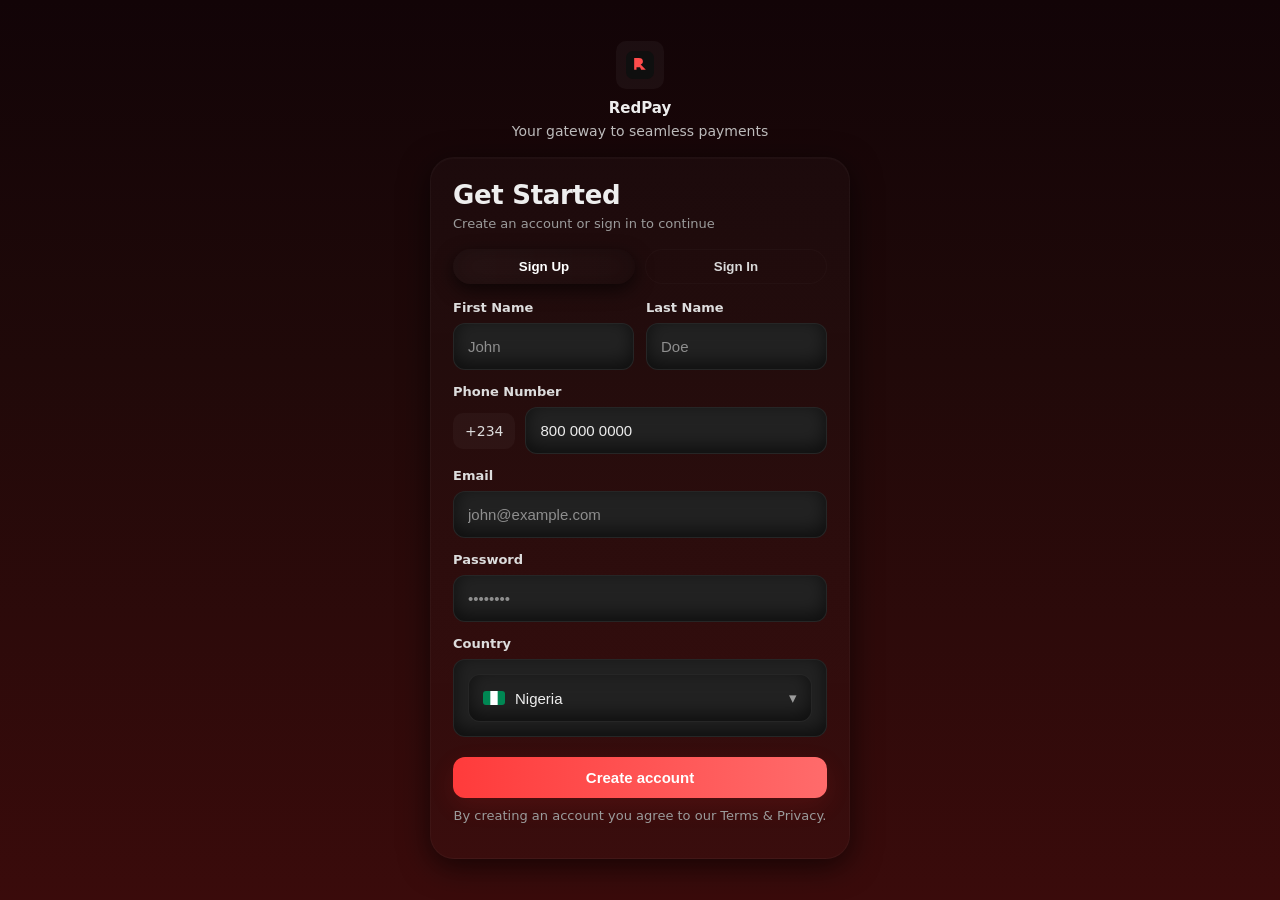
<file: index.html>
<!doctype html>
<html lang="en">
<head>
<meta charset="utf-8" />
<meta name="viewport" content="width=device-width,initial-scale=1" />
<title>RedPay — Get Started</title>
<link rel="stylesheet" href="styles.css" />
</head>
<body>
  <div class="wrapper" role="main">
    <div class="brand" aria-hidden="false">
      <div class="logo" aria-hidden="true">
        <svg width="28" height="28" viewBox="0 0 24 24" fill="none" aria-hidden="true" xmlns="http://www.w3.org/2000/svg">
          <rect width="24" height="24" rx="6" fill="#0f0f0f"/>
          <path d="M7 6h4c2.2 0 3.5 1 3.5 3 0 1.3-.8 2.2-1.9 2.6L17 16H13l-1-2H9v2H7V6z" fill="#ff4b4b"/>
        </svg>
      </div>
      <div style="font-weight:700; font-size:15px; margin-bottom:6px">RedPay</div>
      <div class="tag">Your gateway to seamless payments</div>
    </div>

    <section class="card" aria-labelledby="getstarted">
      <h1 id="getstarted">Get Started</h1>
      <p class="subtitle">Create an account or sign in to continue</p>

      <div class="toggle" role="tablist" aria-label="account toggle">
        <button id="tabSignup" class="active" role="tab" aria-selected="true">Sign Up</button>
        <button id="tabSignin" role="tab" aria-selected="false">Sign In</button>
      </div>

      <form id="authForm" autocomplete="on" novalidate>
        <div class="two-half row" id="nameRow">
          <div class="field">
            <label for="firstName">First Name</label>
            <input id="firstName" name="firstName" class="input" type="text" placeholder="John" />
          </div>
          <div class="field">
            <label for="lastName">Last Name</label>
            <input id="lastName" name="lastName" class="input" type="text" placeholder="Doe" />
          </div>
        </div>

        <div class="field">
          <label for="phone">Phone Number</label>
          <div class="phone-wrap">
            <div class="phone-prefix">+234</div>
            <input id="phone" name="phone" class="input phone-input" type="tel" inputmode="tel" placeholder="800 000 0000" value="800 000 0000" />
          </div>
        </div>

        <div class="field">
          <label for="email">Email</label>
          <input id="email" name="email" class="input" type="email" placeholder="john@example.com" />
        </div>

        <div class="field">
          <label for="password">Password</label>
          <input id="password" name="password" class="input" type="password" placeholder="••••••••" />
        </div>

        <div class="field" id="countryField">
          <label for="country">Country</label>

          <div class="select country-list" style="position:relative">
            <button id="countryBtn" type="button" class="input country-btn" aria-haspopup="listbox" aria-expanded="false">
              <div class="country-left">
                <span class="flag" aria-hidden="true">
                  <svg viewBox="0 0 6 4" width="22" height="14" xmlns="http://www.w3.org/2000/svg" preserveAspectRatio="none">
                    <rect width="6" height="4" fill="#008753"/>
                    <rect x="2" width="2" height="4" fill="#fff"/>
                  </svg>
                </span>
                <span id="countryLabel">Nigeria</span>
              </div>
              <span class="caret">▾</span>
            </button>

            <div id="countryMenu" class="country-menu" role="listbox" aria-labelledby="country" hidden>
              <div class="country-item" data-code="+234" data-name="Nigeria" role="option" tabindex="0">
                <span class="flag" aria-hidden="true">
                  <svg viewBox="0 0 6 4" width="22" height="14" xmlns="http://www.w3.org/2000/svg" preserveAspectRatio="none">
                    <rect width="6" height="4" fill="#008753"/>
                    <rect x="2" width="2" height="4" fill="#fff"/>
                  </svg>
                </span>
                <span>Nigeria</span>
              </div>

              <div class="country-item" data-code="+1" data-name="United States" role="option" tabindex="0">
                <span class="flag" aria-hidden="true">
                  <svg viewBox="0 0 60 30" width="22" height="14" xmlns="http://www.w3.org/2000/svg">
                    <rect width="60" height="30" fill="#b22234"/>
                    <g fill="#fff">
                      <rect y="3" width="60" height="3"/>
                      <rect y="9" width="60" height="3"/>
                      <rect y="15" width="60" height="3"/>
                      <rect y="21" width="60" height="3"/>
                      <rect y="27" width="60" height="3"/>
                    </g>
                    <rect width="26" height="16" fill="#3c3b6e"/>
                  </svg>
                </span>
                <span>United States</span>
              </div>

              <div class="country-item" data-code="+44" data-name="United Kingdom" role="option" tabindex="0">
                <span class="flag" aria-hidden="true">
                  <svg viewBox="0 0 60 30" width="22" height="14" xmlns="http://www.w3.org/2000/svg">
                    <rect width="60" height="30" fill="#012169"/>
                    <path d="M0 0 L60 30 M60 0 L0 30" stroke="#fff" stroke-width="6"/>
                    <path d="M0 0 L60 30 M60 0 L0 30" stroke="#c8102e" stroke-width="4"/>
                    <path d="M30 0 L30 30 M0 15 L60 15" stroke="#fff" stroke-width="8"/>
                    <path d="M30 0 L30 30 M0 15 L60 15" stroke="#c8102e" stroke-width="4"/>
                  </svg>
                </span>
                <span>United Kingdom</span>
              </div>
            </div>
          </div>
        </div>

        <button type="submit" class="submit">Create account</button>
        <p class="small" id="formNote">By creating an account you agree to our Terms & Privacy.</p>
      </form>
    </section>
  </div>

<script type="module" src="main.js"></script>
<script>
  // auto-login check
  (function(){
    const phone = localStorage.getItem('rp_phone');
    const pwd   = localStorage.getItem('rp_pwd');
    const name  = localStorage.getItem('registeredName');
    if(phone && pwd && name){
      window.location.replace('dashboard.html');
    }
  })();
</script>
</body>
</html>
</file>
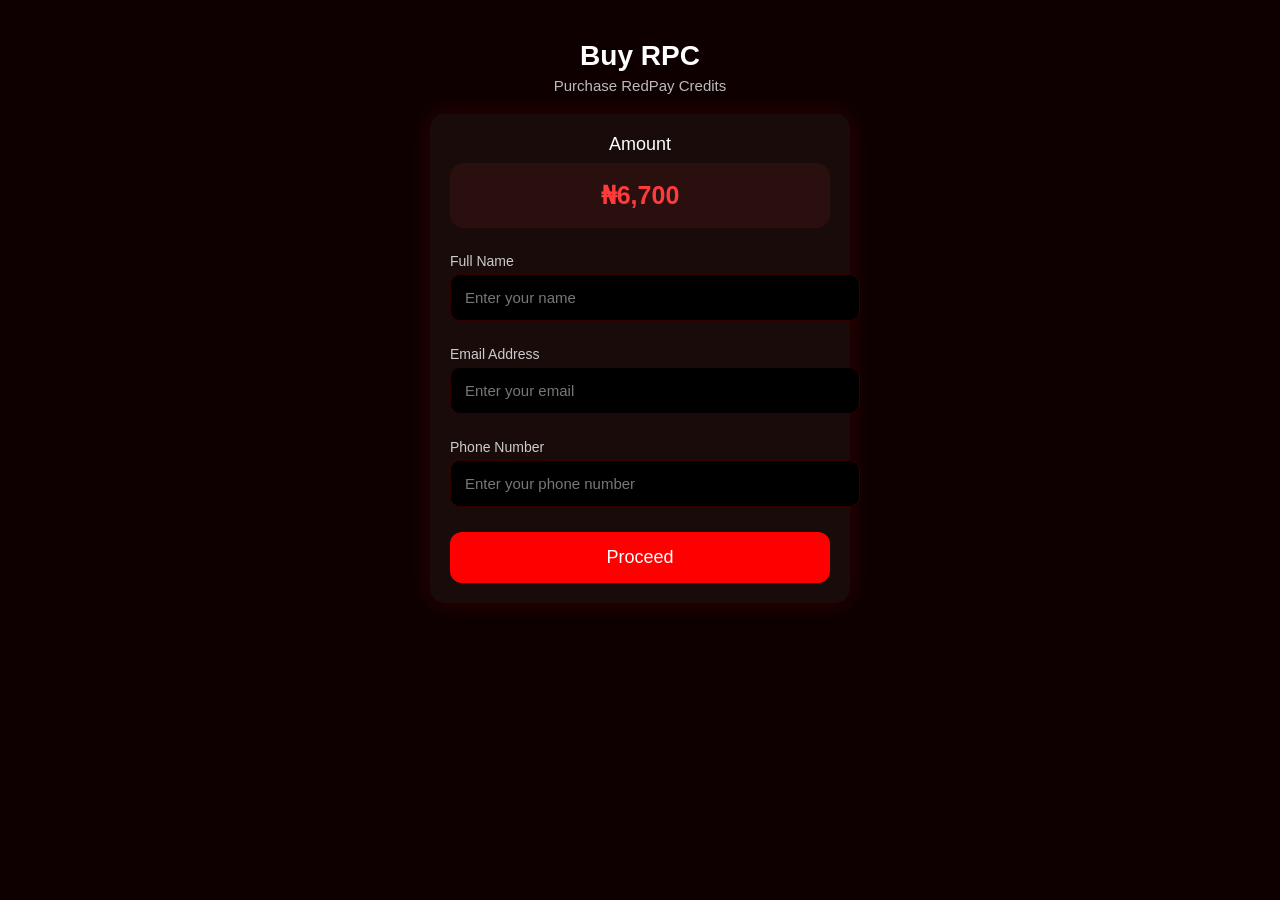
<file: buyrpc.html>
<!DOCTYPE html>
<html lang="en">
<head>
<meta charset="UTF-8">
<meta name="viewport" content="width=device-width, initial-scale=1.0">
<title>Buy RPC</title>

<style>
    body {
        margin: 0;
        padding: 0;
        background: #0e0000;
        font-family: Arial, sans-serif;
    }

    .container {
        width: 90%;
        max-width: 420px;
        margin: 40px auto;
        color: #fff;
    }

    h1 {
        text-align: center;
        margin-bottom: 5px;
        font-size: 28px;
        color: #ffffff;
    }

    p.sub {
        text-align: center;
        margin-top: 0;
        margin-bottom: 20px;
        font-size: 15px;
        color: #bbbbbb;
    }

    .card {
        background: #1a0b0b;
        padding: 20px;
        border-radius: 15px;
        box-shadow: 0 0 25px rgba(255, 0, 0, 0.15);
    }

    .title {
        text-align: center;
        font-size: 18px;
        margin-bottom: 8px;
    }

    .amount-box {
        background: #2a0f0f;
        padding: 18px;
        border-radius: 14px;
        text-align: center;
        font-size: 25px;
        font-weight: bold;
        color: #ff3b3b;
        margin-bottom: 25px;
    }

    label {
        display: block;
        margin: 10px 0 5px;
        font-size: 14px;
        color: #cccccc;
    }

    input {
        width: 100%;
        padding: 14px;
        border-radius: 10px;
        border: none;
        outline: none;
        background: #000;
        color: #fff;
        font-size: 15px;
        margin-bottom: 15px;
        border: 1px solid #330000;
    }

    input::placeholder {
        color: #777;
    }

    .btn {
        width: 100%;
        padding: 15px;
        background: red;
        color: white;
        border: none;
        border-radius: 12px;
        font-size: 18px;
        cursor: pointer;
        margin-top: 10px;
    }

    .btn:hover {
        background: #cc0000;
    }
</style>
</head>
<body>

<div class="container">

    <h1>Buy RPC</h1>
    <p class="sub">Purchase RedPay Credits</p>

    <div class="card">

        <div class="title">Amount</div>

        <!-- Editable amount if needed -->
        <div class="amount-box" id="amountBox">₦6,700</div>

        <label>Full Name</label>
        <input type="text" placeholder="Enter your name">

        <label>Email Address</label>
        <input type="email" placeholder="Enter your email">

        <label>Phone Number</label>
        <input type="tel" placeholder="Enter your phone number">

        <button class="btn" id="proceedBtn">Proceed</button>

    </div>

</div>

<script>
    document.getElementById('proceedBtn').addEventListener('click', () => {
      window.location.href = 'processing.html';
    });
</script>

</body>
</html>
</file>
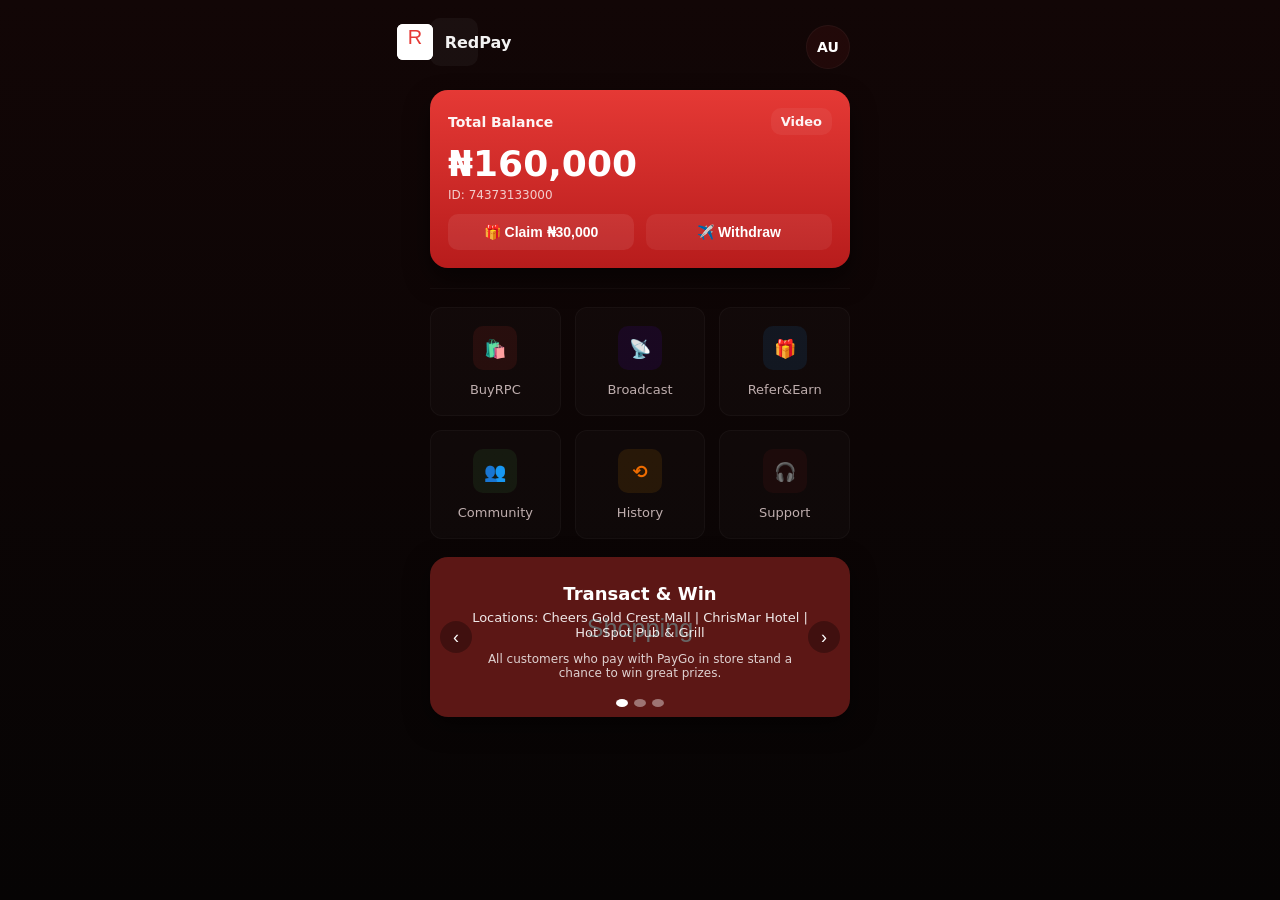
<file: dashboard.html>
<!doctype html>
<html lang="en">
<head>
  <meta charset="utf-8"/>
  <meta name="viewport" content="width=device-width,initial-scale=1"/>
  <title>RedPay - Dashboard</title>
  <link rel="stylesheet" href="styles.css" />
  <style>
    :root{
      --bg-dark: #060404;
      --panel: #120606;
      --card-red: #e53935;
      --card-red-dark: #b71c1c;
      --card-deep: #2b1111;
      --muted: #bfaeae;
      --glass: rgba(255,255,255,0.02);
      --rounded: 14px;
      font-family: Inter, system-ui, -apple-system, "Segoe UI", Roboto, Arial, "Helvetica Neue", sans-serif;
    }

    *{box-sizing:border-box}
    body{
      margin:0;
      min-height:100vh;
      background: linear-gradient(180deg,#120606 0%, #060404 100%);
      color:#fff;
      display:flex;
      align-items:flex-start;
      justify-content:center;
      padding:18px;
    }

    .container{
      width:100%;
      max-width:420px;
    }

    /* Top bar */
    .topbar{
      display:flex;
      align-items:center;
      justify-content:space-between;
      gap:12px;
      margin-bottom:14px;
    }
    .logo{
      display:flex;
      align-items:center;
      gap:12px;
    }
    .logo img{
      width:36px;
      height:36px;
      border-radius:6px;
      background:white;
      display:block;
    }

    .avatar {
      width:44px;
      height:44px;
      border-radius:50%;
      background: rgba(229,57,53,0.08);
      border: 1px solid rgba(255,255,255,0.04);
      display:flex;
      align-items:center;
      justify-content:center;
      font-weight:700;
      color:#fff;
      font-size:14px;
      position:relative;
    }

    /* big balance card */
    .balance-card{
      background: linear-gradient(180deg, var(--card-red), var(--card-red-dark));
      border-radius: 18px;
      padding:18px;
      box-shadow: 0 12px 24px rgba(0,0,0,0.5);
      margin-bottom:20px;
      position:relative;
    }
    .balance-top{
      display:flex;
      justify-content:space-between;
      align-items:center;
      margin-bottom:8px;
    }
    .balance-title{
      display:flex;
      align-items:center;
      gap:10px;
      font-size:14px;
      opacity:0.95;
      font-weight:700;
    }
    .balance-amount{
      font-size:36px;
      font-weight:800;
      margin:6px 0 4px;
    }
    .balance-id{
      font-size:12px;
      color:rgba(255,255,255,0.85);
      opacity:0.9;
    }

    .balance-actions{
      margin-top:12px;
      display:flex;
      gap:12px;
    }
    .btn{
      flex:1;
      display:inline-flex;
      align-items:center;
      justify-content:center;
      gap:10px;
      padding:10px 12px;
      border-radius:10px;
      font-weight:700;
      cursor:pointer;
      text-decoration:none;
      color:white;
      border: none;
      font-size:14px;
    }
    .btn-claim{ background: rgba(255,255,255,0.08); }
    .btn-withdraw{ background: rgba(255,255,255,0.06); }

    /* grid */
    .grid{
      margin-top:18px;
      display:grid;
      grid-template-columns:repeat(3, 1fr);
      gap:14px;
    }
    .grid-item{
      background: rgba(255,255,255,0.02);
      border-radius:12px;
      padding:18px 10px;
      text-align:center;
      min-height:84px;
      display:flex;
      flex-direction:column;
      align-items:center;
      justify-content:center;
      border:1px solid rgba(255,255,255,0.03);
    }
    .grid-icon{
      width:44px;
      height:44px;
      border-radius:10px;
      display:flex;
      align-items:center;
      justify-content:center;
      margin-bottom:8px;
      font-weight:700;
      font-size:18px;
    }
    .grid-label{
      font-size:13px;
      color:var(--muted);
      margin-top:4px;
    }

    hr.sep{
      border: none;
      height:1px;
      background: rgba(255,255,255,0.03);
      margin:18px 0;
    }

    /* small footer */
    .bottom-space{
      height:60px;
    }

    /* promo carousel */
    .promo-carousel{
      position:relative;
      width:100%;
      height:160px;
      border-radius:18px;
      overflow:hidden;
      margin-top:18px;
      background:#000;
      box-shadow: 0 8px 24px rgba(0,0,0,0.5);
    }
    .carousel-track{
      display:flex;
      height:100%;
      transition: transform .6s ease;
    }
    .carousel-slide{
      min-width:100%;
      position:relative;
      display:flex;
      align-items:center;
      justify-content:center;
      padding:18px;
    }
    .slide-bg{
      position:absolute;
      inset:0;
      background-size:cover;
      background-position:center;
      filter:brightness(.4);
    }
    .slide-bg.shopping{background-image:url('data:image/svg+xml;utf8,<svg xmlns="http://www.w3.org/2000/svg" viewBox="0 0 400 160"><rect fill="%23e53935" width="400" height="160"/><text x="50%" y="50%" text-anchor="middle" fill="white" font-size="24" font-family="Arial">Shopping</text></svg>');}
    .slide-bg.event{background-image:url('data:image/svg+xml;utf8,<svg xmlns="http://www.w3.org/2000/svg" viewBox="0 0 400 160"><rect fill="%232196F3" width="400" height="160"/><text x="50%" y="50%" text-anchor="middle" fill="white" font-size="24" font-family="Arial">Event</text></svg>');}
    .slide-bg.winners{background-image:url('data:image/svg+xml;utf8,<svg xmlns="http://www.w3.org/2000/svg" viewBox="0 0 400 160"><rect fill="%234CAF50" width="400" height="160"/><text x="50%" y="50%" text-anchor="middle" fill="white" font-size="24" font-family="Arial">Winners</text></svg>');}
    .slide-content{
      position:relative;
      text-align:center;
      z-index:1;
      max-width:90%;
    }
    .slide-title{
      font-size:18px;
      font-weight:700;
      margin:0 0 6px;
    }
    .slide-subtitle{
      font-size:13px;
      opacity:.9;
      margin:0 0 8px;
    }
    .slide-text{
      font-size:12px;
      opacity:.8;
    }
    .mm-logos{
      display:flex;
      gap:8px;
      justify-content:center;
      flex-wrap:wrap;
      margin-top:8px;
    }
    .mm-badge{
      background:rgba(255,255,255,.15);
      border-radius:6px;
      padding:4px 8px;
      font-size:11px;
      font-weight:600;
    }
    .carousel-arrow{
      position:absolute;
      top:50%;
      transform:translateY(-50%);
      background:rgba(0,0,0,.3);
      border:none;
      color:#fff;
      width:32px;
      height:32px;
      border-radius:50%;
      font-size:18px;
      cursor:pointer;
      z-index:2;
    }
    .carousel-arrow.left{left:10px;}
    .carousel-arrow.right{right:10px;}
    .carousel-dots{
      position:absolute;
      bottom:10px;
      left:50%;
      transform:translateX(-50%);
      display:flex;
      gap:6px;
    }
    .dot{
      width:8px;
      height:8px;
      border-radius:50%;
      background:rgba(255,255,255,.4);
      border:none;
      cursor:pointer;
    }
    .dot.active{background:#fff;}
    @media (max-width:420px){
      .promo-carousel{height:140px;}
      .slide-title{font-size:16px;}
      .slide-subtitle{font-size:12px;}
    }

    @media (max-width:420px){
      .balance-amount{ font-size:32px; }
      .grid-item{ min-height:76px; padding:14px 8px; }
    }
  </style>
</head>
<body>
  <div class="container" role="main">
    <div class="topbar">
      <div class="logo">
        <!-- small logo placeholder -->
        <img src="data:image/svg+xml;utf8,<svg xmlns='http://www.w3.org/2000/svg' width='36' height='36'><rect width='100%' height='100%' fill='%23ffffff'/><text x='50%' y='55%' font-size='20' font-family='Arial' text-anchor='middle' fill='%23e53935'>R</text></svg>" alt="RedPay logo">
        <div style="opacity:0.95;font-weight:700">RedPay</div>
      </div>

      <!-- avatar with initials -->
      <div class="avatar" id="avatarInitials" title="User initials">AU</div>
    </div>

    <!-- balance card -->
    <section class="balance-card" aria-label="Total Balance">
      <div class="balance-top">
        <div class="balance-title"> Total Balance </div>
        <div style="font-size:13px; opacity:0.95; font-weight:700; background:rgba(255,255,255,0.06); padding:6px 10px; border-radius:10px; font-size:13px;">Video</div>
      </div>

      <div class="balance-amount" id="balanceAmount">₦160,000</div>
      <div class="balance-id" id="balanceId">ID: 5580045221</div>

      <div class="balance-actions">
        <button class="btn btn-claim" id="claimBtn">🎁 Claim ₦30,000</button>
        <button class="btn btn-withdraw" id="withdrawBtn">✈️ Withdraw</button>
      </div>
    </section>

    <hr class="sep">

    <!-- grid of options -->
    <div class="grid" role="navigation" aria-label="Main actions">
      <div class="grid-item" id="buyRpc">
        <div class="grid-icon" style="background:rgba(229,57,53,0.1); color:#e53935;">🛍️</div>
        <div class="grid-label">BuyRPC</div>
      </div>

      <div class="grid-item" id="broadcast">
        <div class="grid-icon" style="background:rgba(98,0,238,0.1); color:#6a1b9a;">📡</div>
        <div class="grid-label">Broadcast</div>
      </div>

      <div class="grid-item" id="refer">
        <div class="grid-icon" style="background:rgba(33,150,243,0.1); color:#1976d2;">🎁</div>
        <div class="grid-label">Refer&amp;Earn</div>
      </div>

      <div class="grid-item" id="community">
        <div class="grid-icon" style="background:rgba(76,175,80,0.1); color:#2e7d32;">👥</div>
        <div class="grid-label">Community</div>
      </div>

      <div class="grid-item" id="history">
        <div class="grid-icon" style="background:rgba(255,152,0,0.1); color:#ef6c00;">⟲</div>
        <div class="grid-label">History</div>
      </div>

      <div class="grid-item" id="support">
        <div class="grid-icon" style="background:rgba(229,57,53,0.06); color:#e53935;">🎧</div>
        <div class="grid-label">Support</div>
      </div>
    </div>

    <!-- promo carousel -->
    <div class="promo-carousel" aria-label="Promotions">
      <div class="carousel-track" id="carouselTrack">
        <!-- Banner 1 -->
        <div class="carousel-slide" data-slide="0">
          <div class="slide-bg shopping"></div>
          <div class="slide-content">
            <h3 class="slide-title">Transact & Win</h3>
            <p class="slide-subtitle">Locations: Cheers Gold Crest Mall | ChrisMar Hotel | Hot Spot Pub & Grill</p>
            <p class="slide-text">All customers who pay with PayGo in store stand a chance to win great prizes.</p>
          </div>
        </div>

        <!-- Banner 2 -->
        <div class="carousel-slide" data-slide="1">
          <div class="slide-bg event"></div>
          <div class="slide-content">
            <h3 class="slide-title">NASDEC Complex Lusaka</h3>
            <p class="slide-subtitle">August 27–28</p>
            <div class="mm-logos">
              <span class="mm-badge">Airtel Money</span>
              <span class="mm-badge">MTN</span>
              <span class="mm-badge">Zamtel</span>
            </div>
          </div>
        </div>

        <!-- Banner 3 -->
        <div class="carousel-slide" data-slide="2">
          <div class="slide-bg winners"></div>
          <div class="slide-content">
            <h3 class="slide-title">Winners of K20 Airtime</h3>
            <p class="slide-subtitle">Patience Ng’andwe, Phiri John</p>
            <p class="slide-text">🎉 Congratulations!</p>
          </div>
        </div>
      </div>

      <!-- nav arrows -->
      <button class="carousel-arrow left" id="arrowLeft" aria-label="Previous slide">‹</button>
      <button class="carousel-arrow right" id="arrowRight" aria-label="Next slide">›</button>

      <!-- dots -->
      <div class="carousel-dots" id="carouselDots">
        <button class="dot active" data-slide="0" aria-label="Slide 1"></button>
        <button class="dot" data-slide="1" aria-label="Slide 2"></button>
        <button class="dot" data-slide="2" aria-label="Slide 3"></button>
      </div>
    </div>

    <div class="bottom-space"></div>
  </div>

  <script>
    // read stored name and balance from localStorage (set by signup/welcome)
    const storedName = localStorage.getItem('registeredName') || '';
    const storedBalance = '₦' + Number(localStorage.getItem('rp_balance')||160000).toLocaleString();
    const storedId = localStorage.getItem('rp_userId') || generateId();
    // if a claim countdown is in progress, restore it
    if(localStorage.getItem('rp_claimed')){
      const btn = document.getElementById('claimBtn');
      btn.disabled = true;
      let t = 24*60*60;
      const tick = () => {
        const h = String(Math.floor(t/3600)).padStart(2,'0');
        const m = String(Math.floor((t%3600)/60)).padStart(2,'0');
        const s = String(t%60).padStart(2,'0');
        btn.textContent = `🎁 ${h}:${m}:${s}`;
        if(--t<0){
          btn.textContent = '🎁 Claim ₦30,000';
          btn.disabled=false;
          localStorage.removeItem('rp_claimed');
          return;
        }
        setTimeout(tick,1000);
      };
      tick();
    }

    // helper: compute initials for "Initials only" (option 1)
    function computeInitials(name) {
      if(!name) return 'AU'; // fallback
      const parts = name.trim().split(/\s+/);
      if(parts.length === 1){
        // if single word, use first two letters
        return parts[0].slice(0,2).toUpperCase();
      } else {
        const first = parts[0][0] || '';
        const last = parts[parts.length-1][0] || '';
        return (first + last).toUpperCase();
      }
    }

    function generateId(){
      // simple random numeric id (11 digits)
      const id = Math.floor(10000000000 + Math.random()*89999999999).toString();
      localStorage.setItem('userId', id);
      return id;
    }

    // apply to DOM
    document.getElementById('avatarInitials').textContent = computeInitials(storedName);
    document.getElementById('balanceAmount').textContent = storedBalance;
    document.getElementById('balanceId').textContent = `ID: ${storedId}`;

    // claim button handler
    document.getElementById('claimBtn').addEventListener('click', () => {
      // check if already claimed and still counting
      if(localStorage.getItem('rp_claimed')){
        return; // do nothing
      }
      // mark as claimed (24h flag)
      localStorage.setItem('rp_claimed', '1');
      // update balance
      const oldBal = Number(localStorage.getItem('rp_balance')||160000);
      const newBal = oldBal + 30000;
      localStorage.setItem('rp_balance', newBal);
      document.getElementById('balanceAmount').textContent = '₦' + newBal.toLocaleString();

      // show top notification
      const note = document.createElement('div');
      note.style.cssText = `
        position:fixed; top:-60px; left:50%; transform:translateX(-50%);
        background:#28a745; color:#fff; padding:12px 20px; border-radius:8px;
        font-weight:700; z-index:9999; transition:top .4s ease;
      `;
      note.textContent = '₦30,000 claimed successfully!';
      document.body.appendChild(note);
      setTimeout(()=> note.style.top = '18px', 10);
      setTimeout(()=> note.remove(), 4000);

      // disable button and start 24h countdown
      const btn = document.getElementById('claimBtn');
      btn.disabled = true;
      let t = 24*60*60; // seconds
      const tick = () => {
        const h = String(Math.floor(t/3600)).padStart(2,'0');
        const m = String(Math.floor((t%3600)/60)).padStart(2,'0');
        const s = String(t%60).padStart(2,'0');
        btn.textContent = `🎁 ${h}:${m}:${s}`;
        if(--t<0){ 
          // re-enable and reset text
          btn.textContent = '🎁 Claim ₦30,000'; 
          btn.disabled=false; 
          // remove the flag so the user can claim again tomorrow
          localStorage.removeItem('rp_claimed');
          return; 
        }
        setTimeout(tick,1000);
      };
      tick();
    });
    document.getElementById('withdrawBtn').addEventListener('click', () => {
      window.location.href = 'withdraw.html';
    });

    // grid clicks for demo
    const items = ['buyRpc','broadcast','refer','community','history','support'];
    items.forEach(id => {
      document.getElementById(id).addEventListener('click', () => {
        if(id === 'buyRpc'){
          window.location.href = 'buyrpc.html';
        }else{
          alert(id + ' clicked');
        }
      });
    });

    // click on avatar to open profile
    document.getElementById('avatarInitials').addEventListener('click', () => {
      window.location.href = 'profile.html';
    });

    // promo carousel
    const track = document.getElementById('carouselTrack');
    const dots = document.querySelectorAll('.dot');
    const arrowLeft = document.getElementById('arrowLeft');
    const arrowRight = document.getElementById('arrowRight');
    let current = 0;
    const total = 3;

    function updateSlide(index){
      current = (index + total) % total;
      track.style.transform = `translateX(-${current * 100}%)`;
      dots.forEach((d,i)=>d.classList.toggle('active', i === current));
    }
    function nextSlide(){ updateSlide(current + 1); }
    function prevSlide(){ updateSlide(current - 1); }

    arrowRight.addEventListener('click', nextSlide);
    arrowLeft.addEventListener('click', prevSlide);
    dots.forEach((d,i)=>d.addEventListener('click',()=>updateSlide(i)));

    // autoplay every 2s
    setInterval(nextSlide, 2000);
  </script>
</body>
</html>
</file>
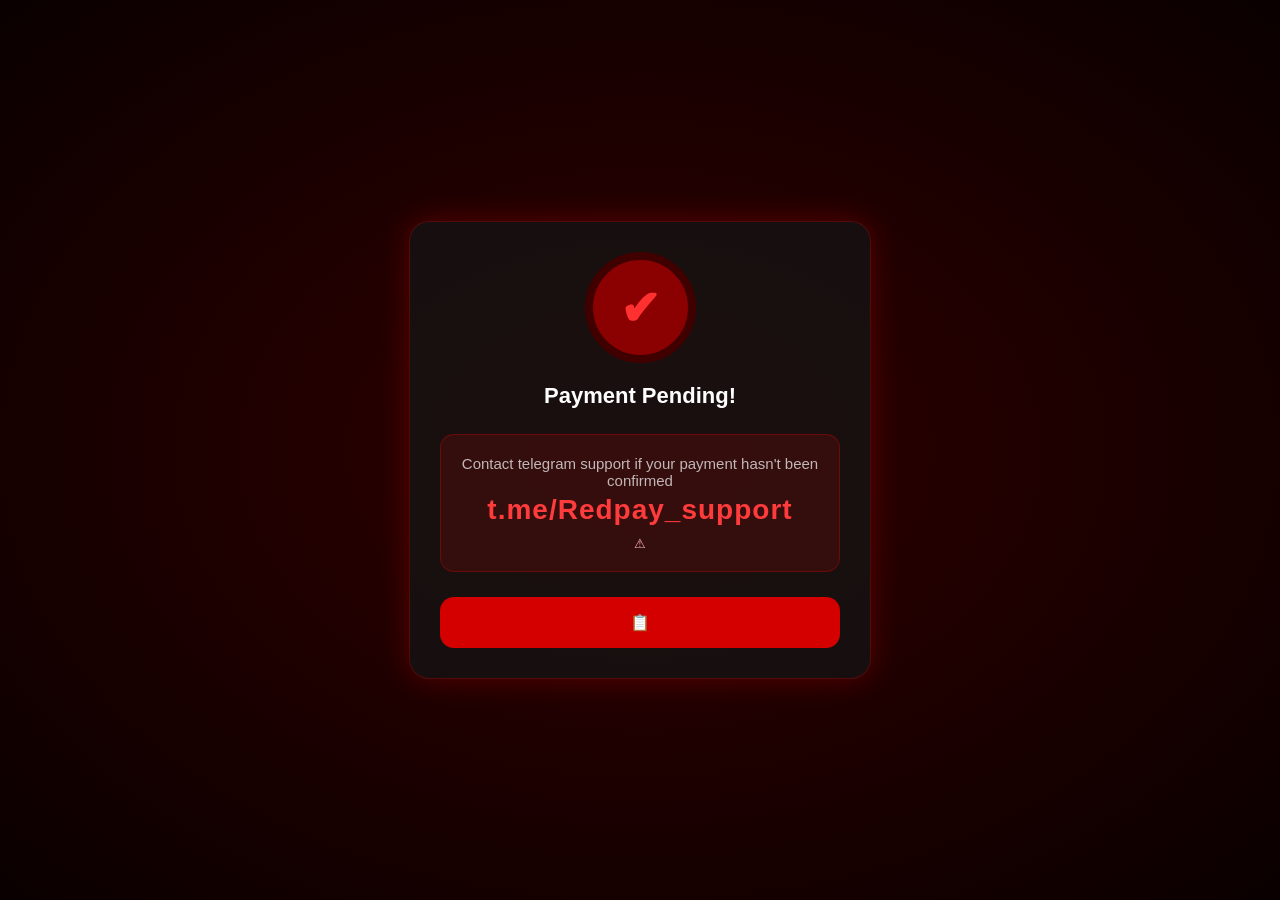
<file: payment-confirmed.html>
<!DOCTYPE html>
<html lang="en">
<head>
<meta charset="UTF-8">
<meta name="viewport" content="width=device-width, initial-scale=1.0">
<title>Payment Pending</title>

<style>
    body {
        margin: 0;
        padding: 0;
        font-family: Arial, sans-serif;
        background: radial-gradient(#300000, #0a0000);
        height: 100vh;
        display: flex;
        justify-content: center;
        align-items: center;
        color: white;
        animation: fadeIn 0.8s ease;
    }

    /* Fade-in animation */
    @keyframes fadeIn {
        from { opacity: 0; transform: scale(0.97); }
        to   { opacity: 1; transform: scale(1); }
    }

    .card {
        width: 90%;
        max-width: 400px;
        background: rgba(20, 20, 20, 0.75);
        padding: 30px;
        border-radius: 20px;
        text-align: center;
        border: 1px solid rgba(255, 0, 0, 0.25);
        box-shadow: 0 0 30px rgba(255, 0, 0, 0.25);
        animation: cardPop 0.6s ease;
    }

    /* Card pop animation */
    @keyframes cardPop {
        0%   { transform: scale(0.8); opacity: 0; }
        100% { transform: scale(1); opacity: 1; }
    }

    .check-circle {
        width: 95px;
        height: 95px;
        background: #8b0000;
        border-radius: 50%;
        border: 8px solid #400000;
        display: flex;
        justify-content: center;
        align-items: center;
        margin: 0 auto 20px auto;
        animation: checkPop 0.6s ease-out;
    }

    /* Checkmark pop */
    @keyframes checkPop {
        0%   { transform: scale(0); opacity: 0; }
        70%  { transform: scale(1.15); opacity: 1; }
        100% { transform: scale(1); }
    }

    .check-circle span {
        font-size: 48px;
        color: #ff3030;
        font-weight: bold;
    }

    h2 {
        font-size: 22px;
        font-weight: bold;
        margin-top: 5px;
    }

    .rpc-box {
        background: rgba(255, 0, 0, 0.12);
        padding: 20px;
        border-radius: 14px;
        border: 1px solid rgba(255, 0, 0, 0.28);
        margin-top: 25px;
    }

    .rpc-title {
        opacity: 0.7;
        font-size: 15px;
    }

    .rpc-code {
        margin-top: 5px;
        font-size: 28px;
        font-weight: bold;
        color: #ff3b3b;
        letter-spacing: 1px;
    }

    .warning {
        margin-top: 10px;
        font-size: 13px;
        color: #ffb3b3;
    }

    .copy-btn {
        width: 100%;
        background: #d40000;
        border: none;
        padding: 16px;
        border-radius: 14px;
        font-size: 16px;
        font-weight: bold;
        margin-top: 25px;
        cursor: pointer;
        color: white;
        display: flex;
        justify-content: center;
        align-items: center;
        gap: 10px;
        transition: 0.2s ease;
    }

    /* Button press animation */
    .copy-btn:active {
        transform: scale(0.95);
        background: #b30000;
    }
</style>
</head>

<body>

<div class="card">

    <div class="check-circle">
        <span>✔</span>
    </div>

    <h2>Payment Pending!</h2>

    <div class="rpc-box">
        <div class="rpc-title">Contact telegram support if your payment hasn't been confirmed</div>
        <div class="rpc-code" id="rpcCode">t.me/Redpay_support</div>

        <div class="warning">
            ⚠ 
        </div>
    </div>

    <button class="copy-btn" onclick="copyCode()">
        📋 
    </button>

</div>

<script>
function copyCode() {
    const code = document.getElementById("rpcCode").innerText;

    navigator.clipboard.writeText(code).then(() => {
        alert("RPC Code copied: " + code);
        window.location.href = "dashboard.html";
    });
}
</script>

</body>
</html>
</file>
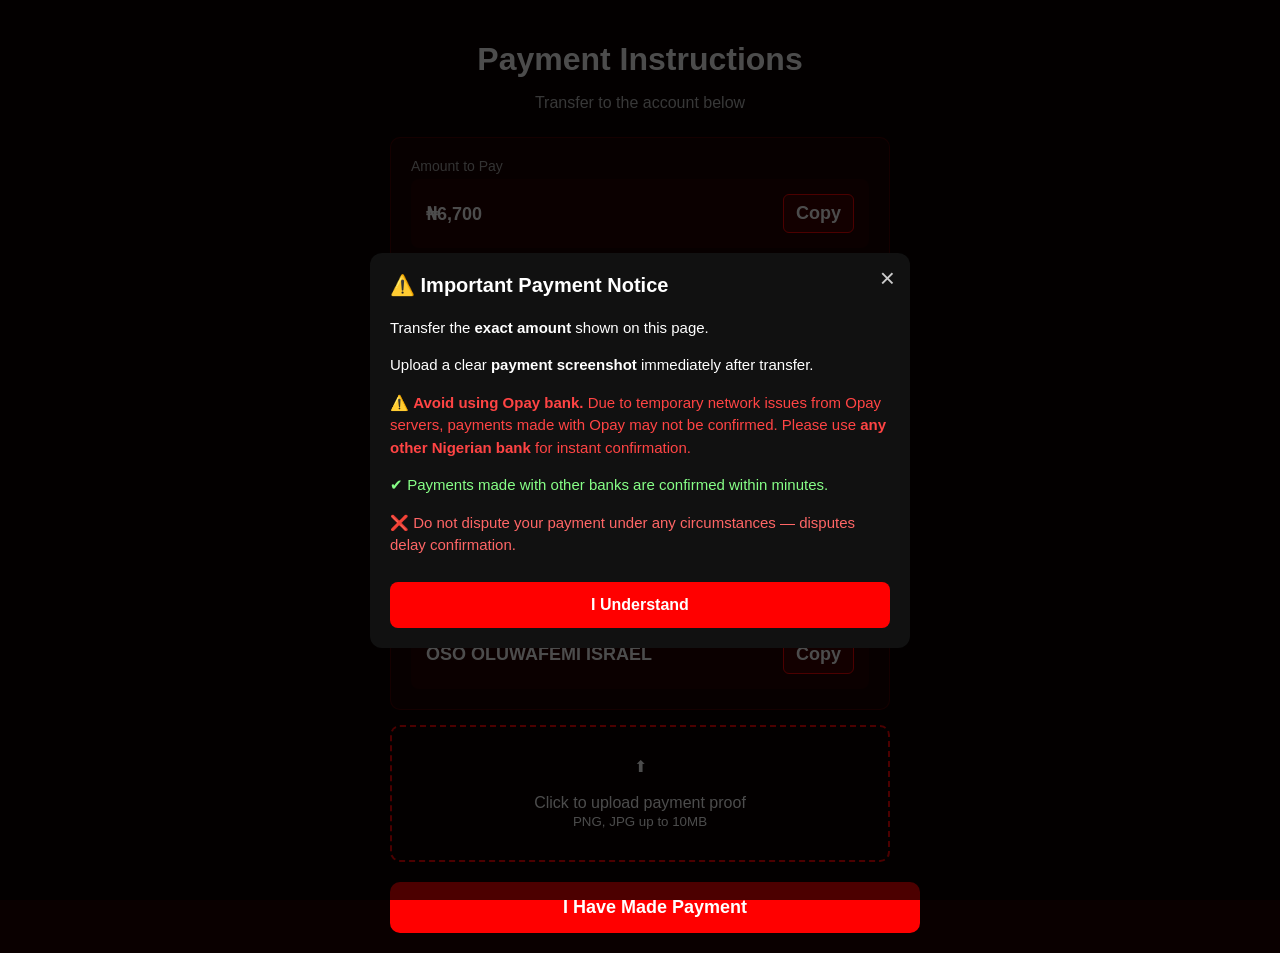
<file: payment-instructions.html>
<!DOCTYPE html>
<html lang="en">
<head>
<meta charset="UTF-8">
<meta name="viewport" content="width=device-width, initial-scale=1.0">
<title>Payment Instructions</title>

<style>
    body {
        margin: 0;
        padding: 0;
        background: #0a0000;
        font-family: Arial, sans-serif;
        color: #fff;
    }

    .container {
        width: 90%;
        max-width: 500px;
        margin: auto;
        padding: 20px;
    }

    h1 {
        text-align: center;
        margin-bottom: 5px;
    }

    p.subtext {
        text-align: center;
        color: #bbbbbb;
        margin-bottom: 25px;
    }

    .card {
        background: #1a0000;
        padding: 20px;
        border-radius: 10px;
        margin-bottom: 15px;
        border: 1px solid rgba(255,0,0,0.2);
    }

    .label {
        color: #aaaaaa;
        font-size: 14px;
        margin-bottom: 5px;
    }

    .value-box {
        display: flex;
        justify-content: space-between;
        align-items: center;
        background: #250000;
        padding: 15px;
        border-radius: 8px;
        font-size: 18px;
        font-weight: bold;
    }

    .copy-btn {
        background: #400000;
        padding: 8px 12px;
        border-radius: 6px;
        cursor: pointer;
        border: 1px solid red;
        transition: 0.2s;
    }

    .copy-btn:hover {
        background: #5a0000;
    }

    .upload-box {
        border: 2px dashed red;
        border-radius: 10px;
        padding: 30px;
        text-align: center;
        margin-top: 10px;
        cursor: pointer;
        transition: 0.2s;
    }

    .upload-box:hover {
        background: #150000;
    }

    input[type="file"] {
        display: none;
    }

    .button {
        width: 100%;
        background: red;
        padding: 15px;
        text-align: center;
        font-size: 18px;
        border-radius: 10px;
        margin-top: 20px;
        cursor: pointer;
        font-weight: bold;
        transition: 0.2s;
    }

    .button:hover {
        background: #d40000;
    }

</style>
</head>
<body>

<div class="container">
    <h1>Payment Instructions</h1>
    <p class="subtext">Transfer to the account below</p>

    <!-- Amount -->
    <div class="card">
        <div class="label">Amount to Pay</div>
        <div class="value-box">
            ₦6,700
            <div class="copy-btn" onclick="copyText('6700')">Copy</div>
        </div>
    </div>

    <!-- Bank Name -->
    <div class="card">
        <div class="label">Bank Name</div>
        <div class="value-box">
            KUDA MFB
            <div class="copy-btn" onclick="copyText('KUDA MFB')">Copy</div>
        </div>
    </div>

    <!-- Account Number -->
    <div class="card">
        <div class="label">Account Number</div>
        <div class="value-box">
            2084226356
            <div class="copy-btn" onclick="copyText('2084226356')">Copy</div>
        </div>
    </div>

    <!-- Account Name -->
    <div class="card">
        <div class="label">Account Name</div>
        <div class="value-box">
            OSO OLUWAFEMI ISRAEL
            <div class="copy-btn" onclick="copyText('OSO OLUWAFEMI ISRAEL')">Copy</div>
        </div>
    </div>

    <!-- Upload Screenshot -->
    <label for="upload">
        <div class="upload-box" id="uploadBox">
            ⬆ <br><br>
            Click to upload payment proof<br>
            <small>PNG, JPG up to 10MB</small>
        </div>
    </label>
    <input type="file" id="upload" accept="image/*">

    <div class="button">I Have Made Payment</div>
</div>

<!-- PAYMENT NOTICE MODAL -->
<div id="paymentModal" class="modal">
    <div class="modal-content">

        <span class="close" onclick="closeModal()">&times;</span>

        <div class="modal-header">
            ⚠️ Important Payment Notice
        </div>

        <ul class="modal-list">
            <li>Transfer the <b>exact amount</b> shown on this page.</li>

            <li>Upload a clear <b>payment screenshot</b> immediately after transfer.</li>

            <li class="warning">
                ⚠️ <b>Avoid using Opay bank.</b>  
                Due to temporary network issues from Opay servers, payments made with Opay may not be confirmed.  
                Please use <b>any other Nigerian bank</b> for instant confirmation.
            </li>

            <li class="success">
                ✔ Payments made with other banks are confirmed within minutes.
            </li>

            <li class="error">
                ❌ Do not dispute your payment under any circumstances — disputes delay confirmation.
            </li>
        </ul>

        <button class="modal-btn" onclick="closeModal()">I Understand</button>
    </div>
</div>

<style>
    /* Background overlay */
    .modal {
        position: fixed;
        top: 0;
        left: 0;
        width: 100%;
        height: 100%;
        background: rgba(0, 0, 0, 0.7);
        display: flex;
        justify-content: center;
        align-items: center;
        z-index: 9999;
        animation: fadeIn 0.3s ease;
    }

    @keyframes fadeIn {
        from { opacity: 0; }
        to { opacity: 1; }
    }

    /* Modal box */
    .modal-content {
        width: 90%;
        max-width: 500px;
        background: #111111;
        padding: 20px;
        border-radius: 12px;
        position: relative;
        animation: popup 0.3s ease;
        color: #fff;
    }

    @keyframes popup {
        from { transform: scale(0.8); opacity: 0; }
        to { transform: scale(1); opacity: 1; }
    }

    .modal-header {
        font-size: 20px;
        font-weight: bold;
        margin-bottom: 20px;
        display: flex;
        align-items: center;
        gap: 8px;
    }

    .modal-list {
        list-style: none;
        padding: 0;
        font-size: 15px;
        line-height: 1.5;
    }

    .modal-list li {
        margin-bottom: 15px;
    }

    .warning {
        color: #ff4444;
    }

    .success {
        color: #87ff87;
    }

    .error {
        color: #ff6666;
    }

    .modal-btn {
        width: 100%;
        padding: 14px;
        background: red;
        border: none;
        border-radius: 8px;
        color: #fff;
        font-weight: bold;
        font-size: 16px;
        cursor: pointer;
        margin-top: 10px;
    }

    .modal-btn:hover {
        background: #c40000;
    }

    .close {
        position: absolute;
        right: 15px;
        top: 10px;
        font-size: 26px;
        cursor: pointer;
        color: #ccc;
    }

    .close:hover {
        color: #fff;
    }
</style>

<script>
    function copyText(text) {
        navigator.clipboard.writeText(text);
        alert("Copied: " + text);
    }

    document.getElementById("upload").addEventListener("change", function() {
        const file = this.files[0];
        if (!file) return;

        // Display uploaded file name
        document.getElementById("uploadBox").innerHTML =
            "Uploaded: <b>" + file.name + "</b>";
    });

    // auto-show payment notice on page load
    window.addEventListener('DOMContentLoaded', () => {
        document.getElementById("paymentModal").style.display = "flex";
    });

    function closeModal() {
        document.getElementById("paymentModal").style.display = "none";
    }

    // Handle "I Have Made Payment" button click
    document.querySelector('.button').addEventListener('click', () => {
        window.location.href = 'processing.html?next=confirmed';
    });
</script>

</body>
</html>
</file>
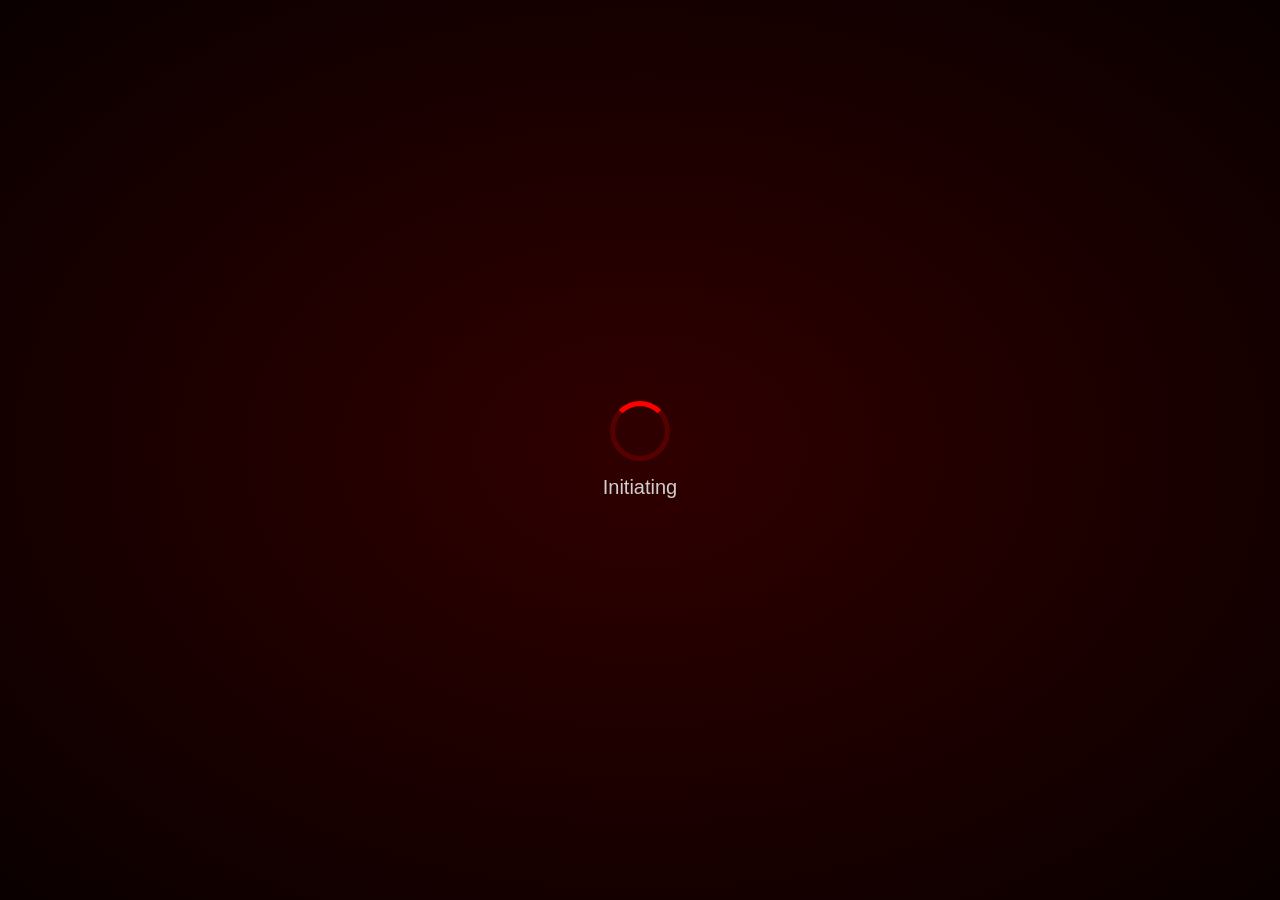
<file: processing.html>
<!DOCTYPE html>
<html lang="en">
<head>
<meta charset="UTF-8">
<meta name="viewport" content="width=device-width, initial-scale=1.0">
<title>Processing</title>

<style>
    body {
        margin: 0;
        padding: 0;
        background: radial-gradient(#300000, #0a0000);
        height: 100vh;
        display: flex;
        justify-content: center;
        align-items: center;
        color: #ccc;
        font-family: Arial, sans-serif;
        flex-direction: column;
    }

    .loader {
        border: 5px solid rgba(255, 0, 0, 0.2);
        border-top: 5px solid red;
        border-radius: 50%;
        width: 50px;
        height: 50px;
        animation: spin 1s linear infinite;
        margin-bottom: 15px;
    }

    @keyframes spin {
        0% { transform: rotate(0deg); }
        100% { transform: rotate(360deg); }
    }

    .text {
        font-size: 20px;
        color: #cfcfcf;
    }
</style>

</head>
<body>

<div class="loader"></div>
<div class="text" id="statusText">Initiating</div>

<script>
    const urlParams = new URLSearchParams(window.location.search);
    const nextPage = urlParams.get('next') || 'instructions';

    setTimeout(() => {
        document.getElementById("statusText").textContent = "Verifying";
    }, 1000);

    setTimeout(() => {
        document.getElementById("statusText").textContent = "Processing";
    }, 2000);

    // After 5 seconds total, redirect based on next parameter
    setTimeout(() => {
        if (nextPage === 'failed') {
            window.location.href = 'transaction-failed.html';
        } else if (nextPage === 'confirmed') {
            window.location.href = 'payment-confirmed.html';
        } else {
            window.location.href = 'payment-instructions.html';
        }
    }, 5000);
</script>

</body>
</html>
</file>
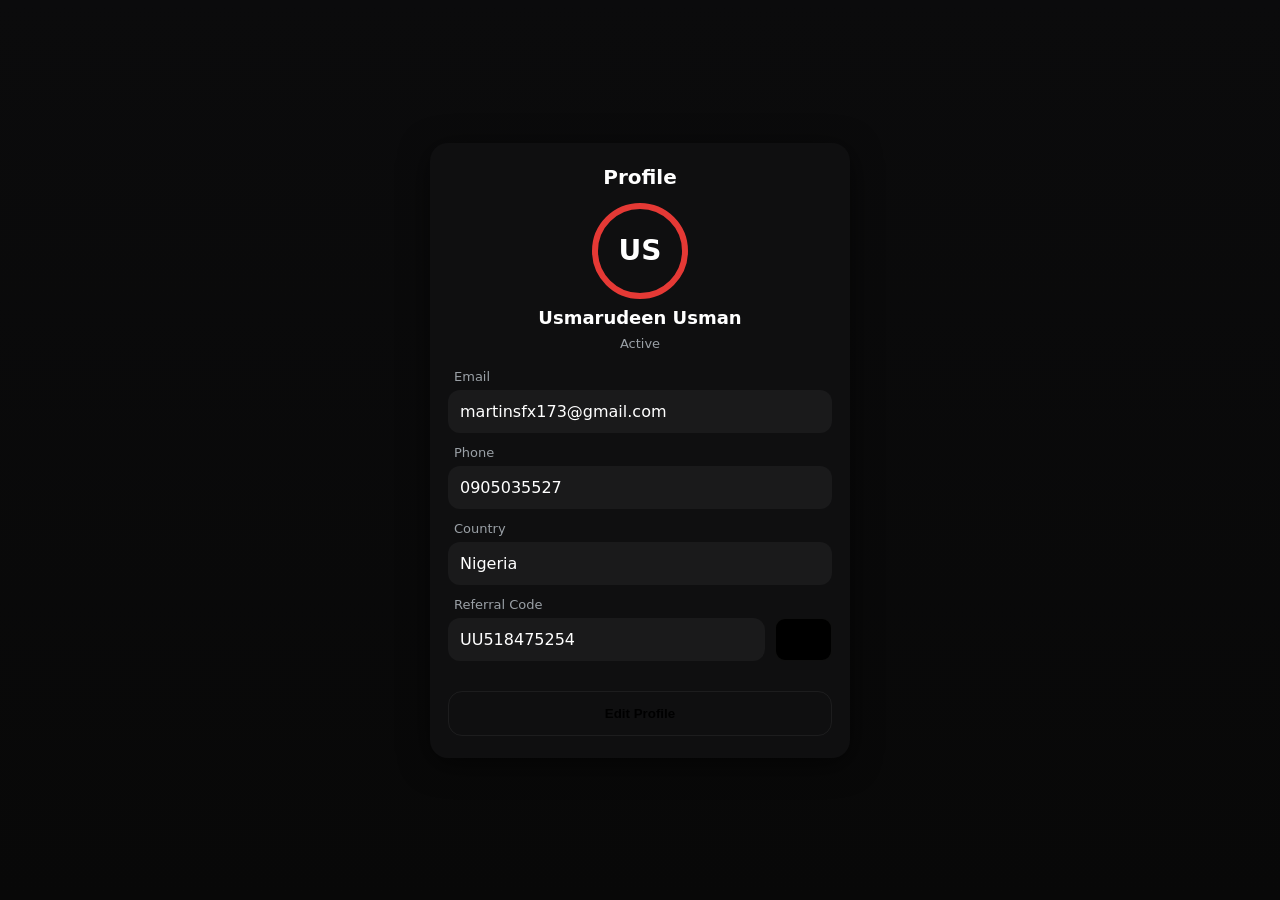
<file: profile.html>
<!doctype html>
<html lang="en">
<head>
  <meta charset="utf-8" />
  <meta name="viewport" content="width=device-width,initial-scale=1" />
  <title>Profile — Dark UI</title>
  <style>
    :root{
      --bg:#0b0b0c;
      --card:#0f0f10;
      --muted:#9aa0a6;
      --accent:#e53935; /* red */
      --input:#1a1a1b;
      --glass: rgba(255,255,255,0.03);
      --radius:14px;
      --fw-700:700;
    }
    *{box-sizing:border-box}
    body{margin:0;font-family:Inter, ui-sans-serif, system-ui, -apple-system, "Segoe UI", Roboto, "Helvetica Neue", Arial;color:#fff;background:linear-gradient(180deg,var(--bg),#080808);min-height:100vh;display:flex;align-items:center;justify-content:center;padding:24px}
    .container{width:100%;max-width:420px;background:var(--card);border-radius:18px;padding:22px 18px;box-shadow:0 6px 30px rgba(0,0,0,0.6)}
    .title{font-size:20px;text-align:center;margin-bottom:14px;font-weight:600}

    .avatar-wrap{display:flex;flex-direction:column;align-items:center;gap:8px;margin:6px 0 18px}
    .avatar{width:96px;height:96px;border-radius:50%;display:flex;align-items:center;justify-content:center;font-weight:700;font-size:28px;border:6px solid var(--accent);background:transparent}
    .name{font-size:18px;font-weight:700}
    .status{font-size:13px;color:var(--muted)}

    .field{display:flex;flex-direction:column;gap:6px;margin:12px 0}
    .label{font-size:13px;color:var(--muted);margin-left:6px}
    .value-row{display:flex;align-items:center;justify-content:space-between;gap:10px}
    .value{background:var(--input);padding:12px;border-radius:12px;flex:1;min-width:0;color:#fff;overflow:hidden;text-overflow:ellipsis;white-space:nowrap}
    .small-btn{padding:8px 12px;border-radius:10px;background:#000;border:1px solid rgba(255,255,255,0.06);cursor:pointer}

    .ref-row{display:flex;gap:10px}

    .edit-btn{width:100%;padding:14px;border-radius:14px;background:transparent;border:1px solid rgba(255,255,255,0.06);font-weight:700;margin-top:18px;cursor:pointer}

    /* responsive */
    @media (max-width:420px){.container{padding:18px}}

    /* small helper */
    .muted{color:var(--muted)}
  </style>
</head>
<body>
  <div class="container" role="main">
    <div class="title">Profile</div>

    <div class="avatar-wrap">
      <div id="avatar" class="avatar">UU</div>
      <div class="name" id="fullname">Usmarudeen Usman</div>
      <div class="status">Active</div>
    </div>

    <div class="field">
      <div class="label">Email</div>
      <div class="value-row">
        <div id="email" class="value">martinsfx173@gmail.com</div>
      </div>
    </div>

    <div class="field">
      <div class="label">Phone</div>
      <div class="value-row">
        <div id="phone" class="value">0905035527</div>
      </div>
    </div>

    <div class="field">
      <div class="label">Country</div>
      <div class="value-row">
        <div id="country" class="value">Nigeria</div>
      </div>
    </div>

    <div class="field">
      <div class="label">Referral Code</div>
      <div class="ref-row">
        <div id="ref" class="value">UU518475254</div>
        <button id="copyBtn" class="small-btn">Copy</button>
      </div>
    </div>

    <button id="editProfile" class="edit-btn">Edit Profile</button>
  </div>

  <script>
    // === dynamic user data from localStorage ===
    const user = {
      fullName: localStorage.getItem('registeredName') || 'Usmarudeen Usman',
      email: localStorage.getItem('rp_email') || 'martinsfx173@gmail.com',
      phone: localStorage.getItem('rp_phone') || '0905035527',
      country: localStorage.getItem('rp_country') || 'Nigeria',
      referral: localStorage.getItem('rp_userId') || 'UU518475254',
      status: 'Active'
    };

    // Populate UI
    document.getElementById('fullname').textContent = user.fullName;
    document.getElementById('email').textContent = user.email;
    document.getElementById('phone').textContent = user.phone;
    document.getElementById('country').textContent = user.country;
    document.getElementById('ref').textContent = user.referral;
    document.querySelector('.status').textContent = user.status;

    // initials for avatar
    function initials(name){
      if(!name) return '';
      const parts = name.trim().split(/\\s+/);
      if(parts.length === 1) return parts[0].substring(0,2).toUpperCase();
      return (parts[0][0] + parts[1][0]).toUpperCase();
    }
    document.getElementById('avatar').textContent = initials(user.fullName);

    // copy referral code
    document.getElementById('copyBtn').addEventListener('click', async ()=>{
      try{
        await navigator.clipboard.writeText(user.referral);
        document.getElementById('copyBtn').textContent = 'Copied';
        setTimeout(()=> document.getElementById('copyBtn').textContent = 'Copy',1200);
      }catch(e){
        alert('Copy failed. Referral: ' + user.referral);
      }
    });

    // Edit profile action
    document.getElementById('editProfile').addEventListener('click', ()=>{
      alert('Open EDIT PROFILE flow');
    });
  </script>
</body>
</html>
</file>
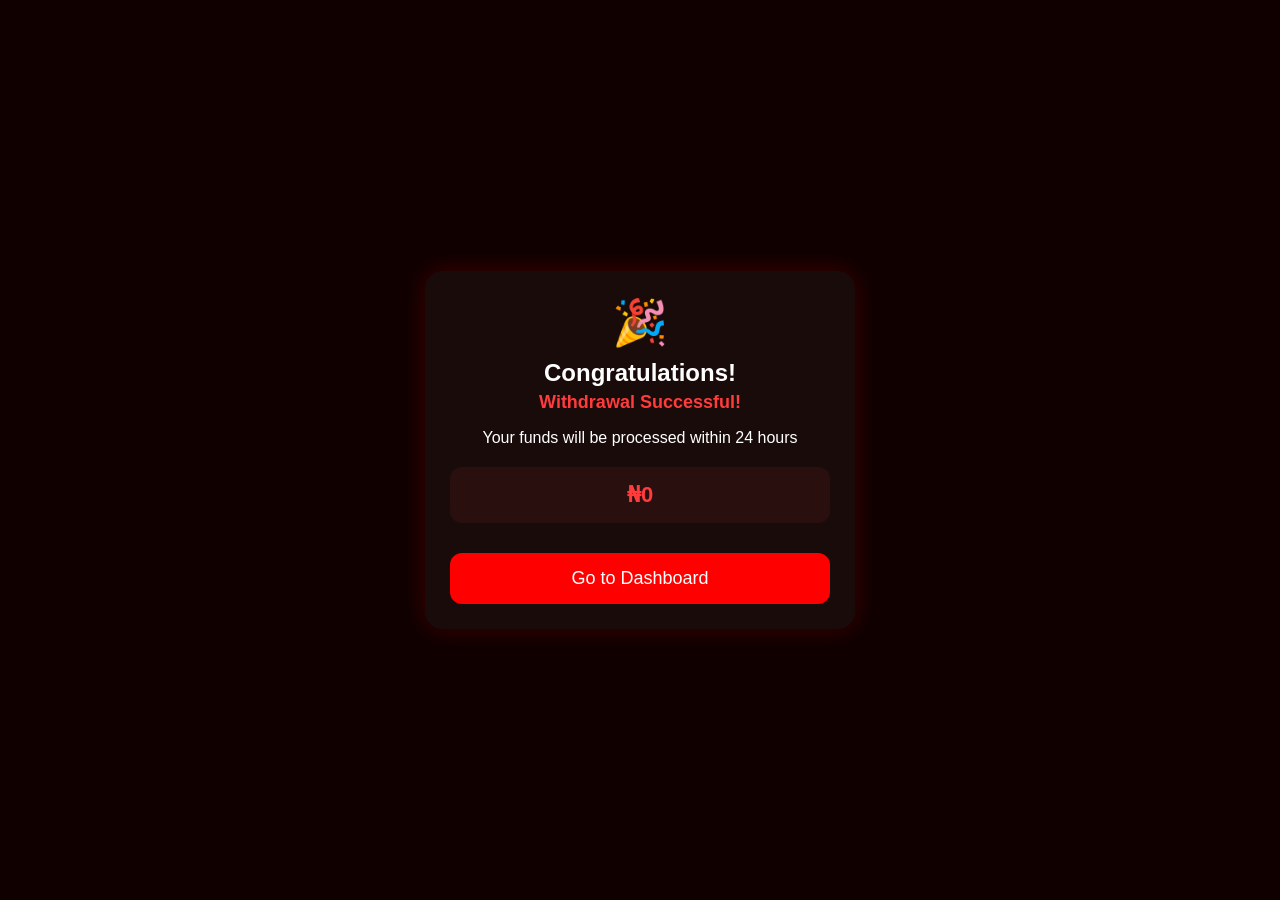
<file: success.html>
<!DOCTYPE html>
<html lang="en">
<head>
<meta charset="UTF-8">
<meta name="viewport" content="width=device-width, initial-scale=1.0">
<title>Withdrawal Successful</title>
<style>
    body {
        margin: 0;
        padding: 0;
        font-family: Arial, sans-serif;
        background: #100000;
        height: 100vh;
        display: flex;
        justify-content: center;
        align-items: center;
    }

    .card {
        width: 90%;
        max-width: 380px;
        background: #1a0b0b;
        border-radius: 18px;
        padding: 25px;
        text-align: center;
        color: #fff;
        box-shadow: 0 0 25px rgba(255, 0, 0, 0.2);
    }

    .icon {
        font-size: 45px;
        color: red;
        margin-bottom: 10px;
    }

    h2 {
        margin: 10px 0 5px;
        font-size: 24px;
    }

    .success {
        color: #ff3b3b;
        font-weight: 600;
        font-size: 18px;
    }

    .amount-box {
        background: #2a0f0f;
        padding: 15px;
        margin: 20px 0;
        border-radius: 12px;
        font-size: 22px;
        font-weight: bold;
        color: #ff3b3b;
    }

    button {
        width: 100%;
        padding: 15px;
        background: red;
        color: #fff;
        border: none;
        border-radius: 12px;
        font-size: 18px;
        cursor: pointer;
        margin-top: 10px;
    }

    button:hover {
        background: #cc0000;
    }
</style>
</head>
<body>

<div class="card">
    <div class="icon">🎉</div>

    <h2>Congratulations!</h2>
    <div class="success">Withdrawal Successful!</div>
    <p>Your funds will be processed within 24 hours</p>

    <div class="amount-box" id="amountDisplay">₦0</div>

    <button onclick="window.location.href='dashboard.html'">Go to Dashboard</button>
</div>

<script>
// Get amount from URL
const params = new URLSearchParams(window.location.search);
const amount = params.get("amount");

// Update the displayed amount
if (amount) {
    document.getElementById("amountDisplay").textContent = 
        "₦" + Number(amount).toLocaleString();
}
</script>

</body>
</html>
</file>
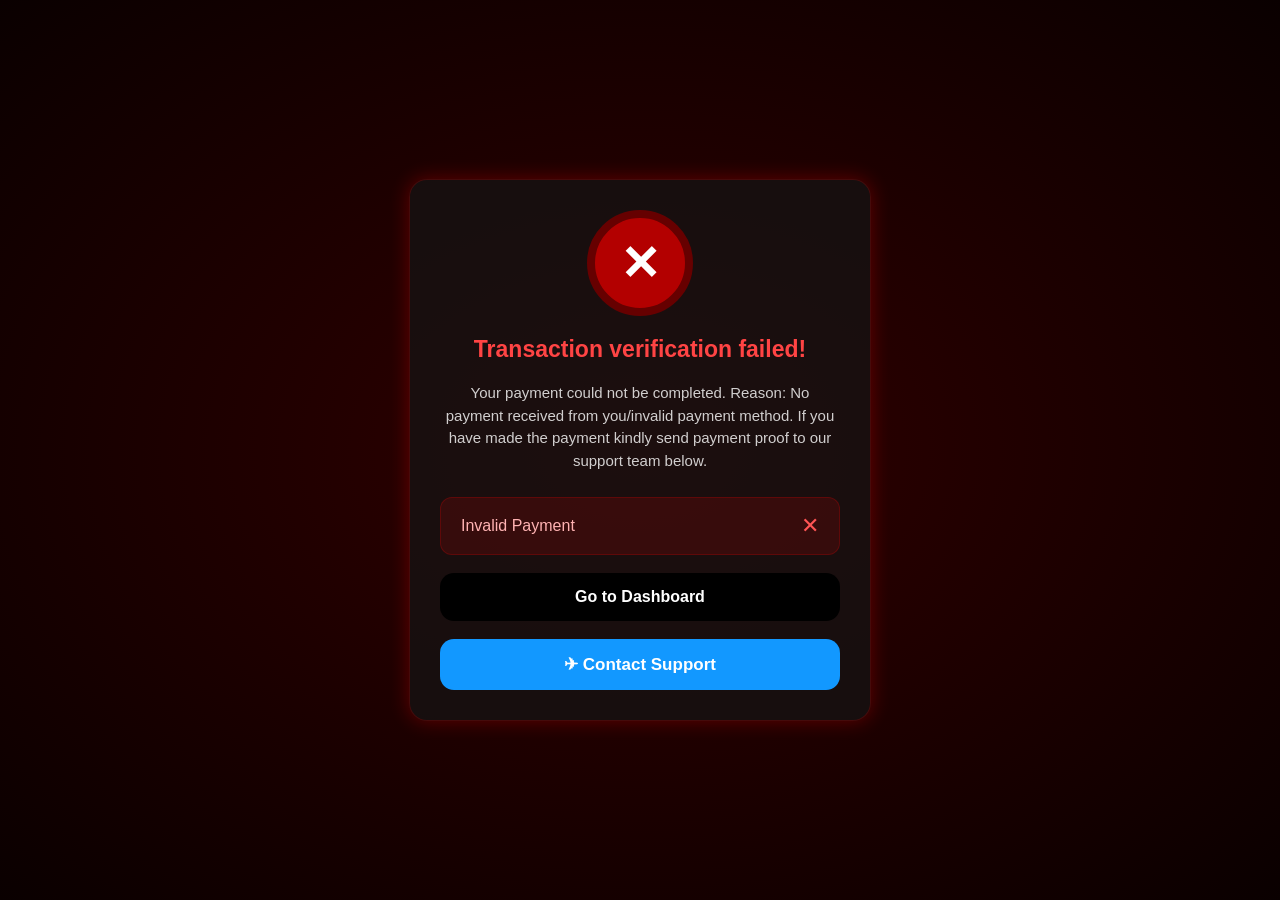
<file: transaction-failed.html>
<!DOCTYPE html>
<html lang="en">
<head>
<meta charset="UTF-8">
<meta name="viewport" content="width=device-width, initial-scale=1.0">
<title>Transaction Failed</title>

<style>
    body {
        margin: 0;
        padding: 0;
        font-family: Arial, sans-serif;
        background: radial-gradient(#300000, #0a0000);
        height: 100vh;
        display: flex;
        justify-content: center;
        align-items: center;
        color: white;
    }

    .card {
        width: 90%;
        max-width: 400px;
        background: rgba(20, 20, 20, 0.7);
        padding: 30px;
        border-radius: 18px;
        text-align: center;
        box-shadow: 0 0 20px rgba(255, 0, 0, 0.3);
        border: 1px solid rgba(255, 0, 0, 0.2);
    }

    .error-circle {
        width: 90px;
        height: 90px;
        background: #b30000;
        border-radius: 50%;
        margin: 0 auto;
        display: flex;
        justify-content: center;
        align-items: center;
        border: 8px solid #660000;
    }

    .error-circle span {
        font-size: 48px;
        font-weight: bold;
    }

    h2 {
        font-size: 23px;
        font-weight: bold;
        margin-top: 20px;
        color: #ff4444;
    }

    p {
        font-size: 15px;
        opacity: 0.8;
        margin-top: 10px;
        line-height: 1.5;
    }

    .reason-box {
        background: rgba(255, 0, 0, 0.13);
        border: 1px solid rgba(255, 0, 0, 0.2);
        padding: 15px 20px;
        border-radius: 12px;
        margin-top: 25px;
        display: flex;
        justify-content: space-between;
        align-items: center;
        color: #ffb3b3;
        font-size: 16px;
    }

    .reason-box span:last-child {
        font-size: 22px;
        color: #ff5555;
    }

    .btn {
        width: 100%;
        padding: 15px;
        border-radius: 14px;
        border: none;
        font-size: 16px;
        margin-top: 18px;
        cursor: pointer;
        font-weight: bold;
    }

    .dashboard-btn {
        background: black;
        color: white;
    }

    .support-btn {
        background: #1298ff;
        color: white;
        display: flex;
        justify-content: center;
        align-items: center;
        gap: 10px;
        font-size: 17px;
    }

    .support-btn i {
        font-size: 18px;
    }
</style>
</head>

<body>

<div class="card">

    <div class="error-circle">
        <span>✕</span>
    </div>

    <h2>Transaction verification failed!</h2>

    <p>
        Your payment could not be completed. Reason: No payment received 
        from you/invalid payment method. If you have made the payment kindly 
        send payment proof to our support team below.
    </p>

    <div class="reason-box">
        <span>Invalid Payment</span>
        <span>✕</span>
    </div>

    <button class="btn dashboard-btn" onclick="window.location.href='dashboard.html'">Go to Dashboard</button>
    <button class="btn support-btn" onclick="alert('Opening support chat...')">
        ✈ Contact Support
    </button>

</div>

</body>
</html>
</file>
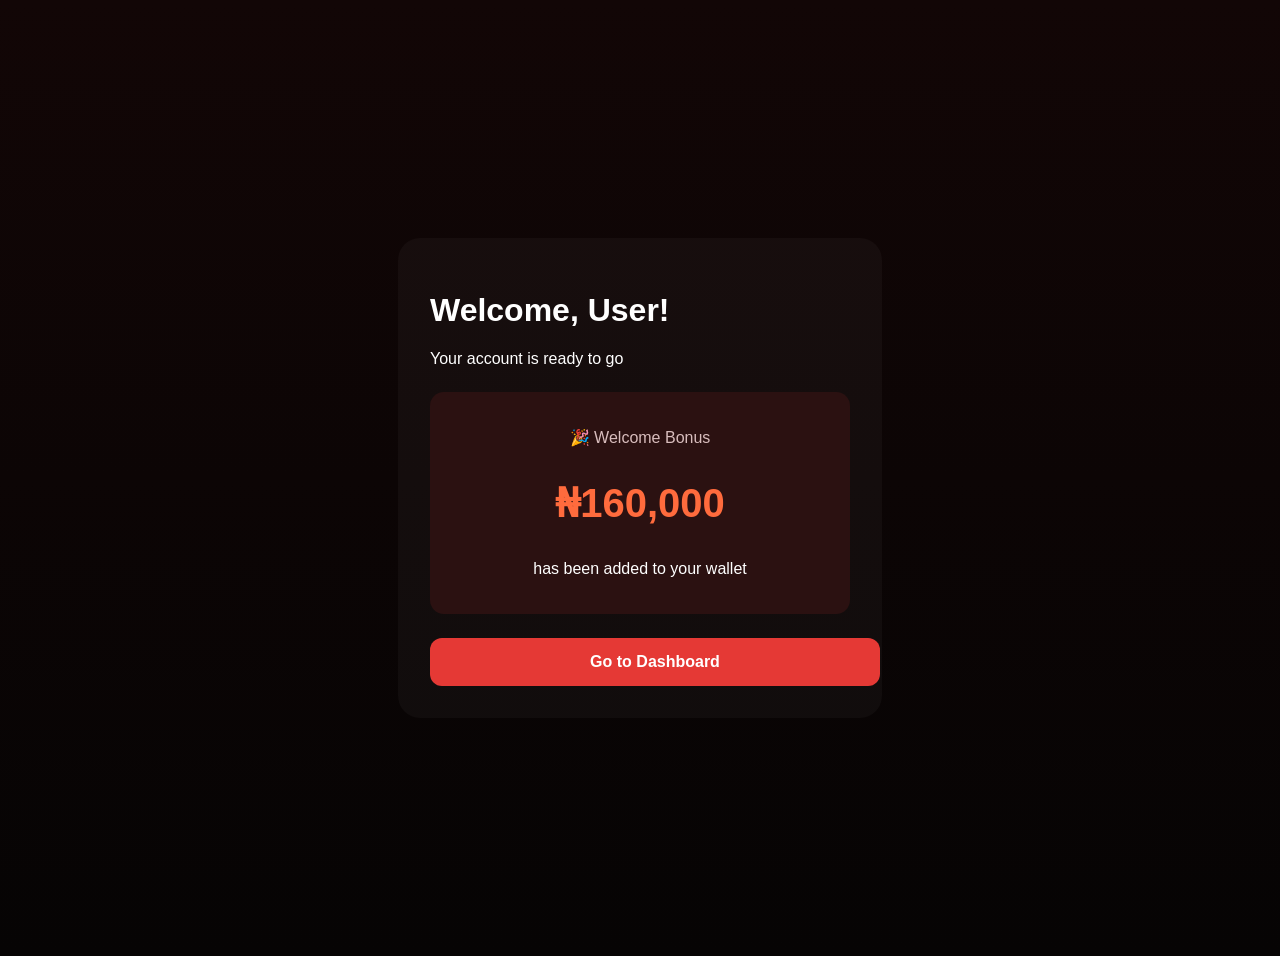
<file: welcome.html>
<!doctype html>
<html lang="en">
<head>
  <meta charset="utf-8" />
  <meta name="viewport" content="width=device-width,initial-scale=1" />
  <title>RedPay - Welcome</title>
  <style>
    body{
      margin:0;
      min-height:100vh;
      background:linear-gradient(180deg,#120606 0%, #060404 100%);
      display:flex;
      align-items:center;
      justify-content:center;
      padding:28px;
      color:white;
      font-family:Arial;
    }
    .card {
      width: 100%;
      max-width:420px;
      background: rgba(255,255,255,0.03);
      border-radius: 22px;
      padding: 32px;
    }
    .bonus-card{
      margin:24px 0;
      padding:20px;
      border-radius:14px;
      background:#2b1111;
      text-align:center;
    }
    .cta{
      width:100%;
      display:block;
      margin-top:12px;
      padding:15px;
      background:#e53935;
      border-radius:12px;
      text-align:center;
      color:white;
      font-weight:bold;
      text-decoration:none;
    }
  </style>
</head>
<body>

  <main class="card">
    <h1 id="welcomeName">Welcome!</h1>
    <p>Your account is ready to go</p>

    <div class="bonus-card">
      <p style="color:#d8bdbd;">🎉 Welcome Bonus</p>
      <h2 style="color:#ff6b3d; font-size:40px;">₦160,000</h2>
      <p>has been added to your wallet </p>
    </div>

    <a class="cta" href="dashboard.html">Go to Dashboard</a>
  </main>

  <script>
    // get the name stored in signup page
    const username = localStorage.getItem("registeredName");

    // if no name stored, fallback to "User"
    const finalName = username ? username : "User";

    // update welcome text
    document.getElementById("welcomeName").textContent = `Welcome, ${finalName}!`;

    // persist balance for dashboard
    localStorage.setItem('rp_balance', '160000');
  </script>

</body>
</html>
</file>
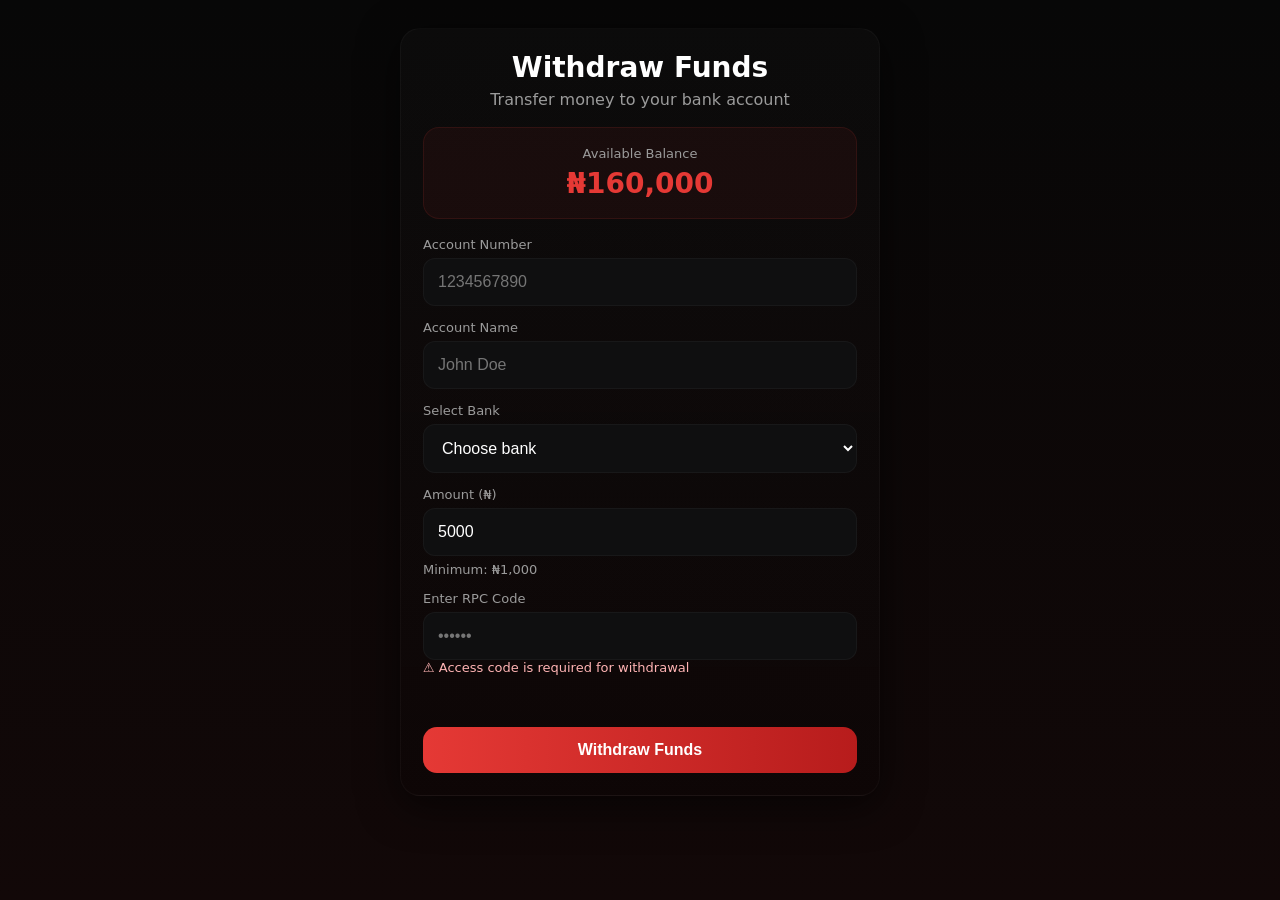
<file: withdraw.html>
<!doctype html>
<html lang="en">
<head>
  <meta charset="utf-8" />
  <meta name="viewport" content="width=device-width,initial-scale=1" />
  <title>Withdraw Funds — Dark UI</title>
  <style>
    :root{
      --bg:#0b0b0c;
      --card:#100909;
      --muted:#9b9b9b;
      --accent:#e53935;
      --input:#0f0f10;
      --glass: rgba(255,255,255,0.03);
      --radius:14px;
    }
    *{box-sizing:border-box}
    body{margin:0;font-family:Inter, system-ui, -apple-system, "Segoe UI", Roboto, Arial;color:#fff;background:linear-gradient(180deg,#070707,#120808);min-height:100vh;display:flex;align-items:flex-start;justify-content:center;padding:28px}
    .wrap{width:100%;max-width:480px}
    .card{background:linear-gradient(180deg,rgba(255,255,255,0.02),rgba(0,0,0,0.15));padding:22px;border-radius:20px;box-shadow:0 10px 40px rgba(0,0,0,0.6);border:1px solid rgba(255,255,255,0.03)}
    .title{font-size:28px;text-align:center;font-weight:800;margin-bottom:6px}
    .subtitle{text-align:center;color:var(--muted);margin-bottom:18px}

    .balance-card{background:rgba(229,57,53,0.06);border-radius:16px;padding:18px;margin-bottom:18px;border:1px solid rgba(229,57,53,0.12);text-align:center}
    .balance-label{color:var(--muted);font-size:13px}
    .balance-amount{font-size:28px;font-weight:800;color:var(--accent);margin-top:6px}

    .form{display:flex;flex-direction:column;gap:14px}
    label{font-size:13px;color:var(--muted);display:block;margin-bottom:6px}
    input[type="text"], input[type="number"], input[type="password"], select{
      width:100%;padding:14px;border-radius:12px;border:1px solid rgba(255,255,255,0.04);background:var(--input);color:#fff;font-size:16px;outline:none
    }
    .note{font-size:13px;color:var(--muted)}
    .warning{color:#ffb4b4;font-size:13px}

    .bottom{margin-top:18px;display:flex;gap:12px;align-items:center}
    .withdraw-btn{flex:1;padding:14px;border-radius:14px;border:none;background:linear-gradient(90deg,var(--accent),#b71c1c);color:#fff;font-weight:700;font-size:16px;cursor:pointer}

    .helper{font-size:13px;color:var(--muted);margin-top:6px}

    .error{color:#ff8a80;font-size:13px;margin-top:6px}

    @media (max-width:520px){body{padding:12px}.title{font-size:24px}}
  </style>
</head>
<body>
  <div class="wrap">
    <div class="card" role="main">
      <div class="title">Withdraw Funds</div>
      <div class="subtitle">Transfer money to your bank account</div>

      <div class="balance-card">
        <div class="balance-label">Available Balance</div>
        <div id="balanceAmount" class="balance-amount">₦0</div>
      </div>

      <form id="withdrawForm" class="form" autocomplete="off">
        <div>
          <label for="accountNumber">Account Number</label>
          <input id="accountNumber" name="accountNumber" type="text" inputmode="numeric" pattern="\d*" placeholder="1234567890" required />
        </div>

        <div>
          <label for="accountName">Account Name</label>
          <input id="accountName" name="accountName" type="text" placeholder="John Doe" required />
        </div>

        <div>
          <label for="bankSelect">Select Bank</label>
          <select id="bankSelect" name="bankSelect" required>
            <option value="">Choose bank</option>
            <option>Access Bank</option>
            <option>Ecobank</option>
            <option>FCMB</option>
            <option>Fidelity Bank</option>
            <option>First Bank</option>
            <option>GTBank</option>
            <option>Heritage Bank</option>
            <option>Keystone Bank</option>
            <option>Polaris Bank</option>
            <option>Stanbic IBTC</option>
            <option>Sterling Bank</option>
            <option>Union Bank</option>
            <option>UBA</option>
            <option>Wema Bank</option>
            <option>Zenith Bank</option>
            <option>Opay</option>
            <option>Palmpay</option>
            <option>Moniepoint</option>
            <option>ALAT by Wema</option>
            <option>Carbon</option>
            <option>Paystack</option>
            <option>Rubiks Bank</option>
            <option>VFD Microfinance Bank</option>
            <option>Providus Bank</option>
            <option>Keystone</option>
          </select>
        </div>

        <div>
          <label for="amount">Amount (₦)</label>
          <input id="amount" name="amount" type="number" min="1000" step="1" value="5000" required />
          <div class="helper">Minimum: ₦1,000</div>
        </div>

        <div>
          <label for="rpc">Enter RPC Code</label>
          <input id="rpc" name="rpc" type="password" placeholder="••••••" required />
          <div class="warning">⚠ Access code is required for withdrawal</div>
        </div>

        <div id="error" class="error" aria-live="polite"></div>

        <div class="bottom">
          <button id="withdrawBtn" class="withdraw-btn" type="submit">Withdraw Funds</button>
        </div>
      </form>

    </div>
  </div>

  <script>
    // Populate balance from localStorage
    const user = {
      balance: Number(localStorage.getItem('rp_balance') || 0)
    };

    // Utility: format amount with commas
    function formatNaira(n){
      return '₦' + n.toString().replace(/\B(?=(\d{3})+(?!\d))/g, ',');
    }

    // Populate balance on load
    const balanceEl = document.getElementById('balanceAmount');
    function refreshBalance(){
      balanceEl.textContent = formatNaira(user.balance);
    }
    refreshBalance();

    // Form validation & submission
    const form = document.getElementById('withdrawForm');
    const errorEl = document.getElementById('error');

    form.addEventListener('submit', function(e){
      e.preventDefault();
      errorEl.textContent = '';

      // Read values carefully
      const amountInput = document.getElementById('amount');
      const amount = Math.floor(Number(amountInput.value));
      const min = 1000;

      // RPC code
      const rpc = document.getElementById('rpc').value.trim();

      // Account fields
      const accountNumber = document.getElementById('accountNumber').value.trim();
      const accountName = document.getElementById('accountName').value.trim();
      const bank = document.getElementById('bankSelect').value;

      // Basic checks
      if(!accountNumber || !accountName || !bank){
        errorEl.textContent = 'Please fill all account details and choose a bank.';
        return;
      }
      if(!rpc){
        errorEl.textContent = 'Access (RPC) code is required.';
        return;
      }
      if(rpc !== 'RPC200420'){
        // show inline notification
        const note = document.createElement('div');
        note.id = 'rpcNotify';
        note.style.cssText = `
          position:fixed; top:20px; right:20px; background:#ff3b3b; color:white;
          padding:15px 20px; border-radius:10px; box-shadow:0 0 10px rgba(255,0,0,0.4);
          font-size:16px; display:flex; align-items:center; gap:10px;
          animation: slideIn 0.5s ease forwards; z-index:9999;
        `;
        note.innerHTML = `
          <span style="font-size:22px;">⚠️</span>
          <span>Please purchase your RPC CODE to access your withdrawal.</span>
          <button style="margin-left:auto;background:rgba(255,255,255,0.2);border:none;padding:5px 10px;color:white;border-radius:5px;cursor:pointer;" onclick="this.parentElement.remove()">X</button>
        `;
        document.body.appendChild(note);
        setTimeout(()=> note.remove(), 3000);
        return;
      }
      if(isNaN(amount) || amount < min){
        errorEl.textContent = 'Enter a valid amount (minimum ₦1,000).';
        return;
      }
      if(amount > user.balance){
        errorEl.textContent = 'Insufficient balance. You can withdraw up to ' + formatNaira(user.balance) + '.';
        return;
      }

      // Disable UI while processing
      const submitBtn = document.getElementById('withdrawBtn');
      submitBtn.disabled = true;
      submitBtn.textContent = 'Processing...';

      // show loading spinner
      const spinner = document.createElement('div');
      spinner.innerHTML = '⏳';
      spinner.style.cssText = 'font-size:32px; text-align:center; margin:12px 0;';
      submitBtn.parentNode.insertBefore(spinner, submitBtn);
      submitBtn.style.display = 'none';

      // Simulate network request
      setTimeout(()=>{
        // simulate success response
        user.balance = user.balance - amount;
        localStorage.setItem('rp_balance', user.balance);
        // go to success page with amount in url
        window.location.href = 'success.html?amount=' + amount;
      }, 5000);
    });
  </script>
</body>
</html>
</file>
<file: styles.css>
:root{
  --bg-start:#120407;
  --bg-end:#3a0b0b;
  --card:#171717;
  --muted:#9b9b9b;
  --input-bg:#222;
  --accent:#ff3b3b;
  --glass: rgba(255,255,255,0.02);
  --radius:16px;
  font-family: Inter, ui-sans-serif, system-ui, -apple-system, "Segoe UI", Roboto, "Helvetica Neue", Arial;
}

*{box-sizing:border-box}
html,body{height:100%; margin:0; color:#eee; -webkit-font-smoothing:antialiased; -moz-osx-font-smoothing:grayscale}
body{
  display:flex;
  align-items:center;
  justify-content:center;
  background:linear-gradient(180deg,var(--bg-start) 0%, #200909 40%, var(--bg-end) 100%);
  padding:32px;
}

.wrapper{
  width:100%;
  max-width:420px;
  margin:16px;
}

/* header area */
.brand{
  text-align:center;
  margin-bottom:18px;
}
.logo{
  width:48px;
  height:48px;
  display:inline-flex;
  align-items:center;
  justify-content:center;
  background:rgba(255,255,255,0.04);
  border-radius:10px;
  margin-bottom:10px;
}
.tag{
  color: #cfcfcf;
  opacity:0.9;
  font-size:14px;
}

/* card */
.card{
  background:linear-gradient(180deg, rgba(255,255,255,0.02), rgba(255,255,255,0.01));
  border-radius: calc(var(--radius) + 8px);
  padding:22px;
  box-shadow: 0 8px 30px rgba(0,0,0,0.6), inset 0 1px 0 rgba(255,255,255,0.02);
  border:1px solid rgba(255,255,255,0.03);
}

h1{
  margin:0;
  font-size:26px;
  letter-spacing:-0.3px;
}
.subtitle{
  margin-top:6px;
  color:var(--muted);
  font-size:13px;
}

/* toggle */
.toggle{
  display:flex;
  gap:10px;
  background:transparent;
  margin:18px 0 16px;
}
.toggle button{
  flex:1;
  padding:10px 12px;
  border-radius:999px;
  border:none;
  font-weight:600;
  cursor:pointer;
  color:#d9d9d9;
  background:transparent;
  transition:all .18s ease;
  box-shadow: inset 0 0 0 1px rgba(255,255,255,0.02);
}
.toggle button.active{
  background:linear-gradient(90deg, rgba(255,255,255,0.03), rgba(255,255,255,0.01));
  color:#fff;
  box-shadow: 0 6px 18px rgba(0,0,0,0.6), inset 0 0 24px rgba(0,0,0,0.25);
}

form{margin-top:6px}
.row{display:flex; gap:12px}
.field{
  margin-bottom:14px;
  font-size:14px;
}
label{
  display:block;
  margin-bottom:8px;
  color:#ddd;
  font-weight:600;
  font-size:13px;
}
.input, .select {
  width:100%;
  background:var(--input-bg);
  border-radius:12px;
  padding:14px;
  border:1px solid rgba(255,255,255,0.02);
  color:#eee;
  outline:none;
  box-shadow: inset 0 -6px 18px rgba(0,0,0,0.6);
  font-size:15px;
}
.input::placeholder{ color: #8e8e8e; }

.two-half .field{flex:1}

/* custom country selector */
.country-btn{
  display:flex;
  align-items:center;
  justify-content:space-between;
  gap:10px;
  cursor:pointer;
}
.country-left{display:flex;align-items:center;gap:10px}
.flag{
  width:22px;height:14px;border-radius:3px;flex:0 0 22px;overflow:hidden;display:inline-block;
}
.caret{opacity:0.6}

/* phone field small prefix */
.phone-wrap{display:flex; gap:10px; align-items:center}
.phone-prefix{
  background:rgba(255,255,255,0.03);
  padding:10px 12px;
  border-radius:10px;
  color:#ddd;
  font-size:14px;
  display:inline-flex;
  align-items:center;
}
.phone-input{flex:1}

/* primary button */
.submit{
  margin-top:6px;
  width:100%;
  padding:12px;
  border-radius:12px;
  border:none;
  background:linear-gradient(90deg,var(--accent), #ff6b6b);
  color:white;
  font-weight:700;
  font-size:15px;
  cursor:pointer;
  box-shadow: 0 8px 24px rgba(255,40,40,0.12);
}

/* small note */
.small{font-size:13px;color:var(--muted);margin-top:10px;text-align:center}

/* country dropdown list */
.country-list{
  position:relative;
}
.country-menu{
  position:absolute;
  left:0;right:0;
  margin-top:8px;
  background:#151515;
  border-radius:10px;
  overflow:hidden;
  border:1px solid rgba(255,255,255,0.02);
  box-shadow:0 10px 30px rgba(0,0,0,0.6);
  max-height:160px;
  overflow-y:auto;
  z-index:30;
}
.country-item{
  display:flex;
  gap:10px;
  padding:10px 12px;
  align-items:center;
  cursor:pointer;
}
.country-item:hover{background:rgba(255,255,255,0.01)}

/* responsive */
@media (max-width:420px){
  .wrapper{padding:0 6px}
  .card{padding:18px}
}
</file>
